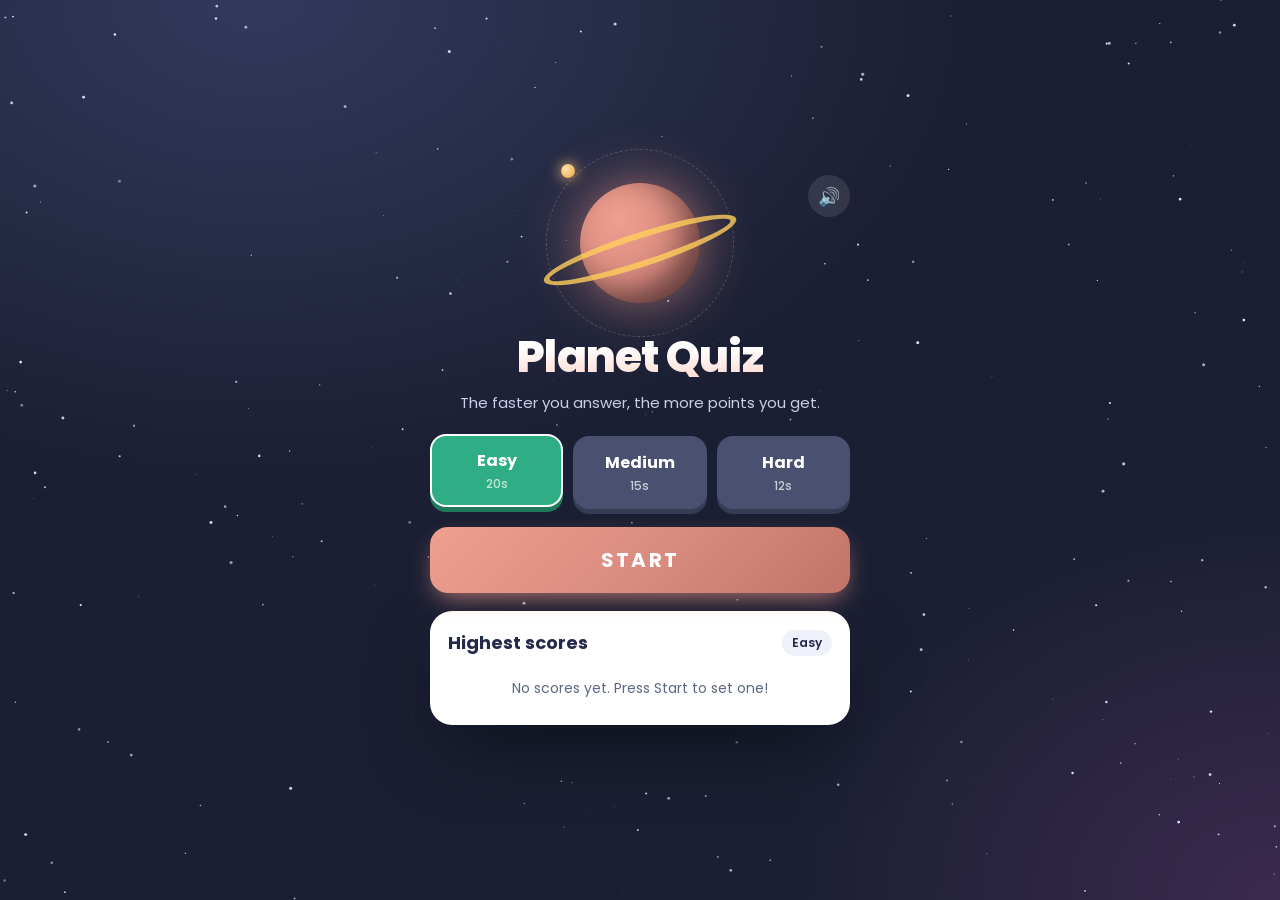
<file: index.html>
<!doctype html>
<html lang="en">
<head>
  <meta charset="utf-8" />
  <meta name="viewport" content="width=device-width, initial-scale=1" />
  <title>Planet Quiz</title>
  <meta name="description" content="How well do you know the Solar System? Answer against the clock and beat your best score." />
  <link rel="preconnect" href="https://fonts.googleapis.com" />
  <link rel="preconnect" href="https://fonts.gstatic.com" crossorigin />
  <link href="https://fonts.googleapis.com/css2?family=Poppins:wght@400;500;600;700;800&display=swap" rel="stylesheet" />
  <link rel="stylesheet" href="style.css" />
</head>
<body>
  <canvas id="stars" aria-hidden="true"></canvas>
  <canvas id="confetti" aria-hidden="true"></canvas>

  <main class="stage">
    <!-- ============ HOME ============ -->
    <section id="screen-home" class="screen active">
      <div class="home">
        <button class="sound-btn" id="sound-btn" aria-label="Toggle sound" aria-pressed="true">🔊</button>
        <div class="logo-planet" aria-hidden="true"><div class="logo-orbit"><span class="moon"></span></div></div>
        <h1 class="logo">Planet Quiz</h1>
        <p class="tagline">The faster you answer, the more points you get.</p>

        <div class="difficulty" id="difficulty" role="radiogroup" aria-label="Difficulty">
          <button class="diff" role="radio" data-diff="easy" id="diff-easy"><b>Easy</b><span>20s</span></button>
          <button class="diff" role="radio" data-diff="medium" id="diff-medium"><b>Medium</b><span>15s</span></button>
          <button class="diff" role="radio" data-diff="hard" id="diff-hard"><b>Hard</b><span>12s</span></button>
        </div>

        <button class="btn btn-play btn-start" id="btn-play"><span>Start</span></button>

        <div class="scores-panel">
          <h2>Highest scores <span class="mode-chip" id="scores-mode">Easy</span></h2>
          <ol class="score-list" id="score-list"></ol>
        </div>
      </div>
    </section>

    <!-- ============ GAME ============ -->
    <section id="screen-game" class="screen">
      <div class="hud">
        <button class="hud-btn" id="btn-quit" aria-label="Quit to menu">✕</button>
        <div class="progress"><div class="progress-fill" id="progress-fill"></div></div>
        <div class="hud-count"><span id="q-num">1</span>/<span id="q-total">10</span></div>
      </div>

      <div class="hud-row">
        <div class="score-box">
          <span class="label">Score</span>
          <span class="score" id="score">0</span>
        </div>
        <div class="timer" id="timer">
          <svg viewBox="0 0 100 100">
            <circle class="timer-track" cx="50" cy="50" r="44"/>
            <circle class="timer-ring" id="timer-ring" cx="50" cy="50" r="44"/>
          </svg>
          <span id="timer-text">15</span>
        </div>
        <div class="streak-box" id="streak-box">
          <span class="label">Streak</span>
          <span class="streak"><span id="streak">0</span>🔥</span>
        </div>
      </div>

      <div class="worth" id="worth">⚡ <b id="worth-val">1000</b> pts</div>

      <div class="planet-wrap"><div class="planet" id="planet"></div></div>

      <div class="question-card" id="question-card">
        <h2 id="question">Question</h2>
      </div>

      <div class="options" id="options"></div>

      <div class="fact" id="fact" hidden></div>

      <div class="float-layer" id="float-layer"></div>
    </section>

    <!-- ============ RESULTS ============ -->
    <section id="screen-results" class="screen">
      <article class="card results-card">
        <div class="card-art results-art">
          <span class="twinkle t1"></span><span class="twinkle t2"></span><span class="twinkle t3"></span>
          <div class="rank-emoji" id="rank-emoji">🚀</div>
          <div class="rank-title" id="rank-title">Space Cadet</div>
          <div class="rank-sub" id="rank-sub">Easy</div>
          <div class="new-best" id="new-best" hidden>NEW HIGH SCORE!</div>
        </div>
        <div class="card-body">
          <div class="final-score"><span id="final-score">0</span><small>points</small></div>
          <div class="stats">
            <div class="stat"><b id="stat-correct">0/10</b><span>Correct</span></div>
            <div class="stat"><b id="stat-streak">0</b><span>Best streak</span></div>
            <div class="stat"><b id="stat-speed">0.0s</b><span>Avg speed</span></div>
          </div>
          <div class="placed" id="placed"></div>
          <div class="actions">
            <button class="btn btn-ghost" id="btn-home">Menu</button>
            <button class="btn btn-play" id="btn-again"><span>Play again</span>
              <svg viewBox="0 0 24 24" class="ico"><path d="M4 12a8 8 0 1 0 2.4-5.7M4 4v5h5"/></svg>
            </button>
          </div>
        </div>
      </article>
    </section>
  </main>

  <script src="game.js"></script>
</body>
</html>
</file>
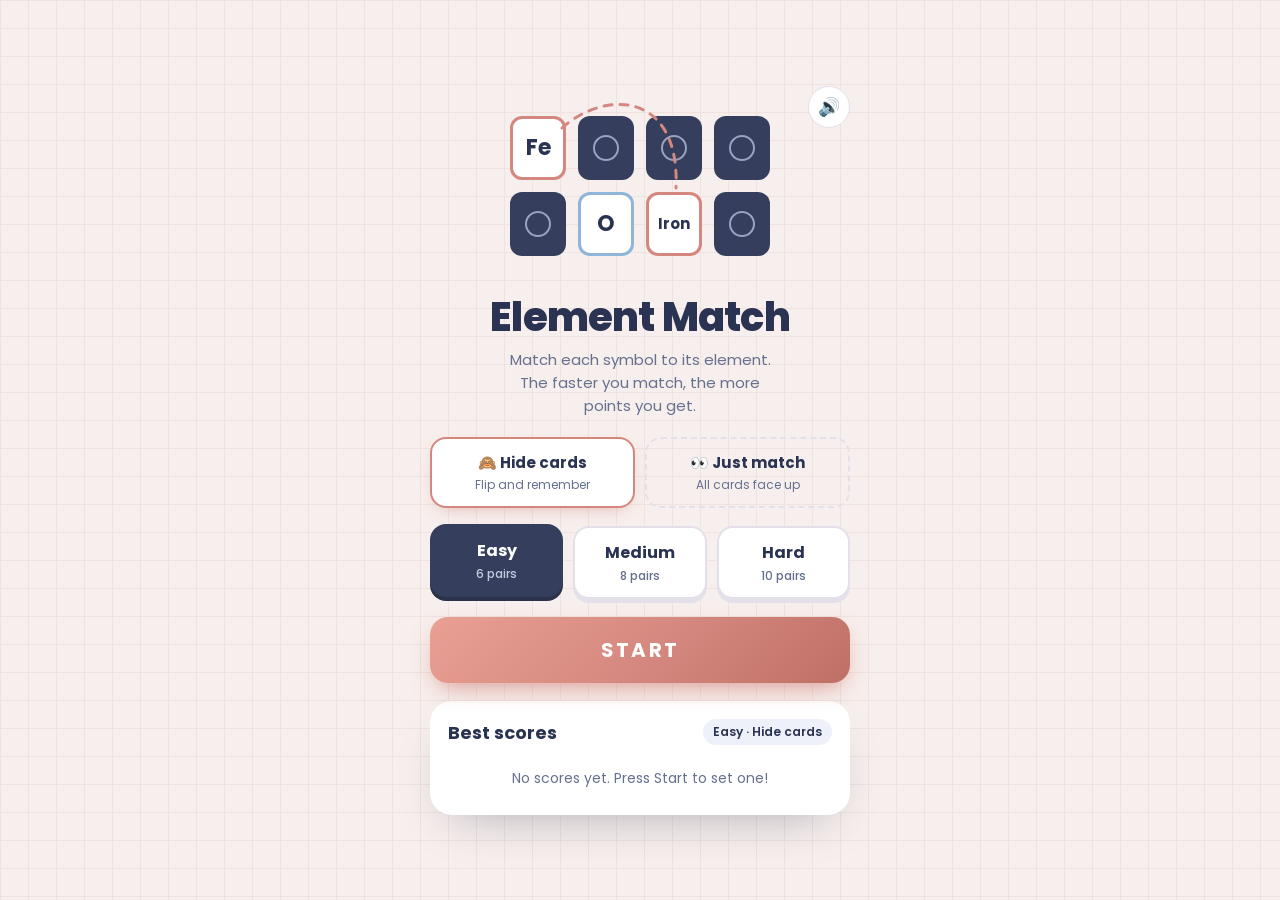
<file: element-match/index.html>
<!doctype html>
<html lang="en">
<head>
  <meta charset="utf-8" />
  <meta name="viewport" content="width=device-width, initial-scale=1" />
  <title>Element Match</title>
  <meta name="description" content="Flip the cards and match each chemical symbol with its element in as few moves as you can." />
  <link rel="preconnect" href="https://fonts.googleapis.com" />
  <link rel="preconnect" href="https://fonts.gstatic.com" crossorigin />
  <link href="https://fonts.googleapis.com/css2?family=Poppins:wght@400;500;600;700;800&display=swap" rel="stylesheet" />
  <link rel="stylesheet" href="style.css" />
</head>
<body>
  <canvas id="confetti" aria-hidden="true"></canvas>

  <main class="stage">
    <!-- ============ HOME ============ -->
    <section id="screen-home" class="screen active">
      <div class="home">
        <button class="sound-btn" id="sound-btn" aria-label="Toggle sound" aria-pressed="true">🔊</button>

        <div class="hero" aria-hidden="true">
          <svg class="hero-arc" viewBox="0 0 312 184"><path d="M78 34 C 120 -4, 196 -4, 192 94"/></svg>
          <div class="mini sym">Fe</div>
          <div class="mini back"></div>
          <div class="mini back"></div>
          <div class="mini back"></div>
          <div class="mini back"></div>
          <div class="mini flip">O</div>
          <div class="mini name">Iron</div>
          <div class="mini back"></div>
        </div>

        <h1 class="logo">Element Match</h1>
        <p class="tagline">Match each symbol to its element. The faster you match, the more points you get.</p>

        <div class="modes" id="modes" role="radiogroup" aria-label="Mode">
          <button class="mode" role="radio" data-mode="memory" id="mode-memory"><b>🙈 Hide cards</b><span>Flip and remember</span></button>
          <button class="mode" role="radio" data-mode="match" id="mode-match"><b>👀 Just match</b><span>All cards face up</span></button>
        </div>

        <div class="levels" id="levels" role="radiogroup" aria-label="Level">
          <button class="level" role="radio" data-level="easy" id="level-easy"><b>Easy</b><span>6 pairs</span></button>
          <button class="level" role="radio" data-level="medium" id="level-medium"><b>Medium</b><span>8 pairs</span></button>
          <button class="level" role="radio" data-level="hard" id="level-hard"><b>Hard</b><span>10 pairs</span></button>
        </div>

        <button class="btn btn-play btn-start" id="btn-play"><span>Start</span></button>

        <div class="scores-panel">
          <h2>Best scores <span class="mode-chip" id="scores-mode">Easy · Hide cards</span></h2>
          <ol class="score-list" id="score-list"></ol>
        </div>
      </div>
    </section>

    <!-- ============ GAME ============ -->
    <section id="screen-game" class="screen">
      <div class="hud">
        <button class="hud-btn" id="btn-quit" aria-label="Quit to menu">✕</button>
        <div class="hud-stat"><span class="label">Score</span><b id="score">0</b></div>
        <div class="hud-stat"><span class="label">Moves</span><b id="moves">0</b></div>
        <div class="hud-stat"><span class="label">Pairs</span><b><span id="pairs">0</span>/<span id="pairs-total">6</span></b></div>
      </div>
      <div class="speed" id="speed">
        <div class="speed-bar"><div class="speed-fill" id="speed-fill"></div></div>
        <div class="speed-val">⚡ <b id="worth">1000</b> pts</div>
      </div>
      <div class="banner" id="banner">Memorize!</div>
      <div class="board-wrap">
        <div class="board" id="board"></div>
        <svg class="links" id="links" aria-hidden="true"></svg>
      </div>
      <div class="fact" id="fact">Find a symbol and its matching element name.</div>
    </section>

    <!-- ============ RESULTS ============ -->
    <section id="screen-results" class="screen">
      <article class="card results-card">
        <div class="results-art">
          <div class="stars" id="stars"><span>★</span><span>★</span><span>★</span></div>
          <div class="rank-title" id="rank-title">Lab Legend</div>
          <div class="rank-sub" id="rank-sub">Easy</div>
          <div class="new-best" id="new-best" hidden>NEW BEST SCORE!</div>
        </div>
        <div class="card-body">
          <div class="final-score"><span id="final-score">0</span><small>points</small></div>
          <div class="stats">
            <div class="stat"><b id="stat-moves">0</b><span>Moves</span></div>
            <div class="stat"><b id="stat-time">0:00</b><span>Time</span></div>
            <div class="stat"><b id="stat-combo">0</b><span>Best combo</span></div>
          </div>
          <div class="placed" id="placed"></div>
          <div class="actions">
            <button class="btn btn-ghost" id="btn-home">Menu</button>
            <button class="btn btn-play" id="btn-again"><span>Play again</span></button>
          </div>
        </div>
      </article>
    </section>
  </main>

  <script src="game.js"></script>
</body>
</html>
</file>
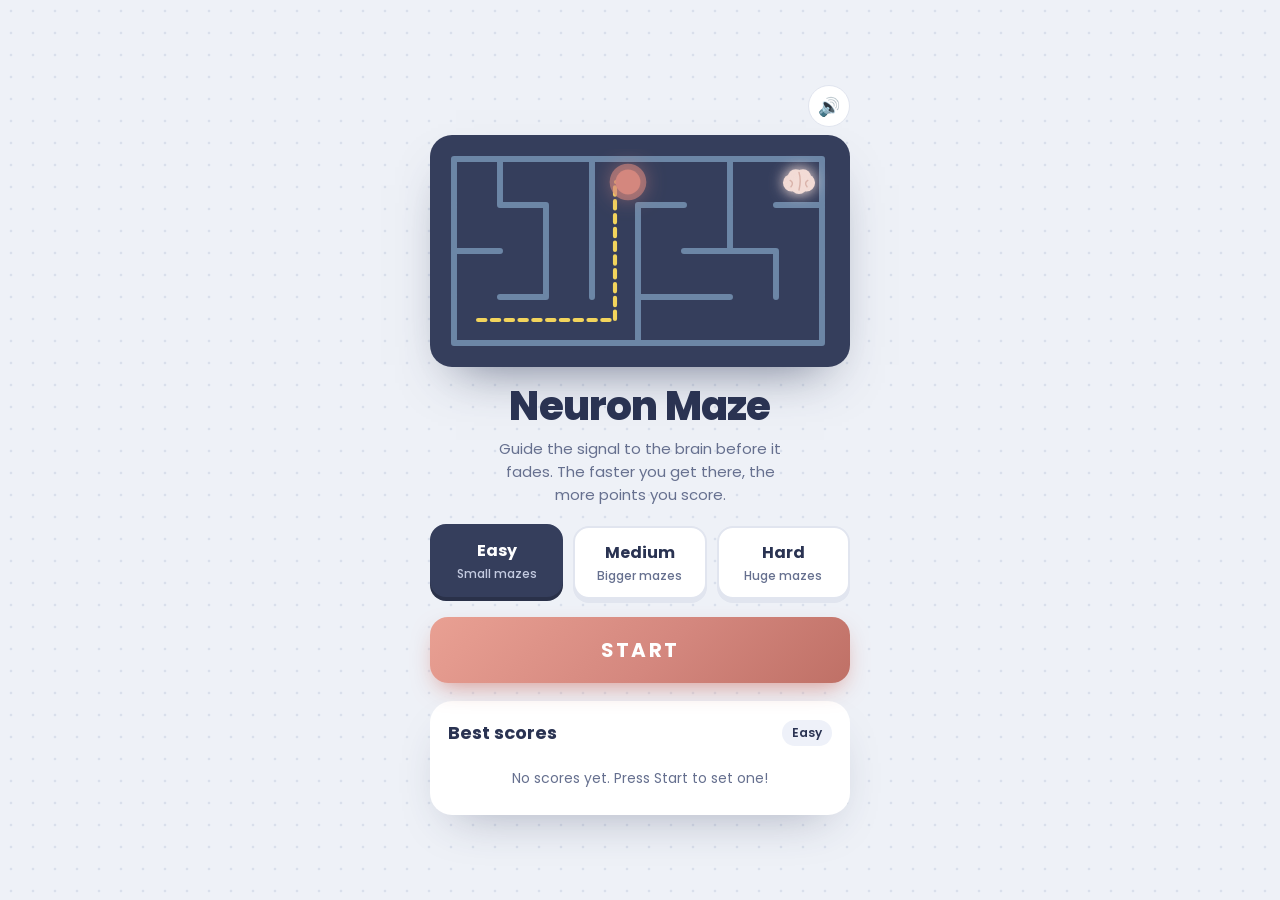
<file: neuron-maze/index.html>
<!doctype html>
<html lang="en">
<head>
  <meta charset="utf-8" />
  <meta name="viewport" content="width=device-width, initial-scale=1" />
  <title>Neuron Maze</title>
  <meta name="description" content="Guide a signal through a maze of neurons to the brain before it fades." />
  <link rel="preconnect" href="https://fonts.googleapis.com" />
  <link rel="preconnect" href="https://fonts.gstatic.com" crossorigin />
  <link href="https://fonts.googleapis.com/css2?family=Poppins:wght@400;500;600;700;800&display=swap" rel="stylesheet" />
  <link rel="stylesheet" href="style.css" />
</head>
<body>
  <canvas id="confetti" aria-hidden="true"></canvas>

  <main class="stage">
    <!-- ============ HOME ============ -->
    <section id="screen-home" class="screen active">
      <div class="home">
        <button class="sound-btn" id="sound-btn" aria-label="Toggle sound" aria-pressed="true">🔊</button>
        <div class="hero"><canvas id="hero" aria-hidden="true"></canvas></div>

        <h1 class="logo">Neuron Maze</h1>
        <p class="tagline">Guide the signal to the brain before it fades. The faster you get there, the more points you score.</p>

        <div class="levels" id="levels" role="radiogroup" aria-label="Level">
          <button class="level" role="radio" data-level="easy" id="level-easy"><b>Easy</b><span>Small mazes</span></button>
          <button class="level" role="radio" data-level="medium" id="level-medium"><b>Medium</b><span>Bigger mazes</span></button>
          <button class="level" role="radio" data-level="hard" id="level-hard"><b>Hard</b><span>Huge mazes</span></button>
        </div>

        <button class="btn btn-play btn-start" id="btn-play"><span>Start</span></button>

        <div class="scores-panel">
          <h2>Best scores <span class="mode-chip" id="scores-mode">Easy</span></h2>
          <ol class="score-list" id="score-list"></ol>
        </div>
      </div>
    </section>

    <!-- ============ GAME ============ -->
    <section id="screen-game" class="screen">
      <div class="hud">
        <button class="hud-btn" id="btn-quit" aria-label="Quit to menu">✕</button>
        <div class="hud-stat"><span class="label">Score</span><b id="score">0</b></div>
        <div class="hud-stat"><span class="label">Maze</span><b><span id="maze-num">1</span>/<span id="maze-total">3</span></b></div>
        <div class="hud-stat"><span class="label">Sparks</span><b id="sparks">0</b></div>
      </div>

      <div class="signal" id="signal">
        <span class="signal-label">Signal</span>
        <div class="signal-bar"><div class="signal-fill" id="signal-fill"></div></div>
        <div class="signal-val">⚡ <b id="worth">1000</b></div>
      </div>

      <div class="maze-wrap" id="maze-wrap">
        <canvas id="maze" aria-label="Maze. Use the arrow keys to move the signal."></canvas>
        <div class="overlay" id="overlay" hidden></div>
      </div>

      <div class="dpad" aria-label="Move">
        <button class="pad up" data-dir="N" aria-label="Up">▲</button>
        <button class="pad left" data-dir="W" aria-label="Left">◀</button>
        <button class="pad down" data-dir="S" aria-label="Down">▼</button>
        <button class="pad right" data-dir="E" aria-label="Right">▶</button>
      </div>
      <p class="hint">Arrow keys or WASD to move · Swipe on the maze to dash · Grab ✦ sparks for extra time</p>
    </section>

    <!-- ============ RESULTS ============ -->
    <section id="screen-results" class="screen">
      <article class="card">
        <div class="results-art">
          <div class="stars" id="stars"><span>★</span><span>★</span><span>★</span></div>
          <div class="rank-title" id="rank-title">Brain Boss</div>
          <div class="rank-sub" id="rank-sub">Easy</div>
          <div class="new-best" id="new-best" hidden>NEW BEST SCORE!</div>
        </div>
        <div class="card-body">
          <div class="final-score"><span id="final-score">0</span><small>points</small></div>
          <div class="stats">
            <div class="stat"><b id="stat-cleared">0/3</b><span>Mazes</span></div>
            <div class="stat"><b id="stat-sparks">0</b><span>Sparks</span></div>
            <div class="stat"><b id="stat-time">0:00</b><span>Time</span></div>
          </div>
          <div class="placed" id="placed"></div>
          <div class="actions">
            <button class="btn btn-ghost" id="btn-home">Menu</button>
            <button class="btn btn-play" id="btn-again"><span>Play again</span></button>
          </div>
        </div>
      </article>
    </section>
  </main>

  <script src="game.js"></script>
</body>
</html>
</file>
<file: style.css>
:root {
  --space: #1b1f33;
  --space-2: #262b45;
  --panel: #3a4058;
  --opt: #4a5170;
  --opt-hover: #5a6286;
  --ink: #232a4a;
  --muted: #5e6787;
  --tag: #eef1f9;
  --line: #e1e5f0;
  --coral: #d98a7f;
  --coral-2: #ef9f8f;
  --good: #4fd1a5;
  --bad: #ef6b73;
  --gold: #ffcf5c;
  --white: #ffffff;
  --radius: 22px;
}

* { box-sizing: border-box; }
[hidden] { display: none !important; }
html, body { height: 100%; }

body {
  margin: 0;
  font-family: "Poppins", system-ui, sans-serif;
  color: var(--ink);
  background: radial-gradient(1200px 800px at 20% 0%, #33395c 0%, transparent 60%),
              radial-gradient(900px 700px at 100% 100%, #3b2a4f 0%, transparent 55%),
              var(--space);
  overflow-x: hidden;
  -webkit-tap-highlight-color: transparent;
}

#stars, #confetti { position: fixed; inset: 0; width: 100%; height: 100%; pointer-events: none; }
#confetti { z-index: 50; }

.stage {
  position: relative;
  min-height: 100vh;
  display: grid;
  place-items: center;
  padding: 24px 16px;
}

.screen { display: none; width: 100%; }
.screen.active { display: block; animation: screenIn .45s cubic-bezier(.2,.9,.3,1.2); }
@keyframes screenIn { from { opacity: 0; transform: translateY(18px) scale(.98); } }

button { font: inherit; cursor: pointer; }

/* ============ CARD ============ */
.card {
  width: 100%;
  max-width: 380px;
  margin: 0 auto;
  background: var(--white);
  border-radius: var(--radius);
  overflow: hidden;
  box-shadow: 0 30px 80px -20px rgba(0,0,0,.6), 0 0 0 1px rgba(255,255,255,.05);
  transition: transform .3s;
}

.card-art {
  position: relative;
  background: linear-gradient(160deg, #424a66, var(--panel) 60%, #353a52);
  padding: 26px 22px 30px;
  overflow: hidden;
}

.twinkle {
  position: absolute; width: 4px; height: 4px; border-radius: 50%;
  background: #cfd6ff; animation: twinkle 2.4s infinite ease-in-out;
}
.t1 { top: 30px; left: 30px; }
.t2 { top: 60%; right: 24px; animation-delay: .8s; }
.t3 { bottom: 18px; left: 46%; animation-delay: 1.6s; width: 3px; height: 3px; }
@keyframes twinkle { 50% { opacity: .15; transform: scale(.4); } }


@keyframes bob { 50% { transform: translateY(-3px); } }
@keyframes spin { to { transform: rotate(360deg); } }

.card-body { padding: 22px 20px 20px; }
.card-body h1 { margin: 0 0 8px; font-size: 22px; font-weight: 700; }

.actions { display: flex; gap: 12px; justify-content: space-between; }

.btn {
  display: inline-flex; align-items: center; justify-content: center; gap: 8px;
  padding: 12px 18px; border-radius: 999px; border: 0;
  font-weight: 700; font-size: 13px; letter-spacing: .06em; text-transform: uppercase;
  transition: transform .15s, box-shadow .2s, background .2s;
}
.btn:active { transform: scale(.96); }
.btn .ico { width: 18px; height: 18px; fill: none; stroke: currentColor; stroke-width: 2; stroke-linecap: round; stroke-linejoin: round; }
.btn-ghost { background: #fff; color: var(--ink); border: 1.5px solid var(--line); }
.btn-ghost:hover { border-color: #c5cbe0; background: #f8f9fd; }
.btn-play {
  position: relative; overflow: hidden;
  color: #fff; background: linear-gradient(135deg, var(--coral-2), var(--coral) 55%, #c27367);
  box-shadow: 0 10px 24px -8px rgba(217,138,127,.9);
}
.btn-play::after {
  content: ""; position: absolute; inset: 0;
  background: linear-gradient(110deg, transparent 30%, rgba(255,255,255,.45) 50%, transparent 70%);
  transform: translateX(-120%); animation: shine 3s infinite;
}
.btn-play:hover { transform: translateY(-2px); box-shadow: 0 14px 30px -8px rgba(217,138,127,1); }
@keyframes shine { 60%, 100% { transform: translateX(120%); } }
.wide { width: 100%; }

/* ============ HOME ============ */
.home {
  position: relative; max-width: 420px; margin: 0 auto;
  display: flex; flex-direction: column; align-items: center; gap: 18px;
  color: #fff; text-align: center;
}
.sound-btn {
  position: absolute; top: 0; right: 0; width: 42px; height: 42px; border-radius: 50%;
  border: 0; background: rgba(255,255,255,.1); font-size: 18px;
}
.sound-btn:hover { background: rgba(255,255,255,.2); }
.logo-planet {
  position: relative; width: 120px; height: 120px; border-radius: 50%; margin-top: 8px;
  background: radial-gradient(circle at 32% 30%, var(--coral-2), var(--coral) 55%, #6b3a45 120%);
  box-shadow: inset -16px -12px 30px rgba(0,0,0,.4), 0 0 60px -8px var(--coral);
  animation: float 5s ease-in-out infinite;
}
.logo-planet::before {
  content: ""; position: absolute; left: -34%; right: -34%; top: 42%; height: 18%;
  border-radius: 50%; border: 6px solid rgba(255,207,92,.8); transform: rotate(-18deg);
}
.logo-orbit {
  position: absolute; inset: -34px; border: 1px dashed rgba(255,255,255,.18); border-radius: 50%;
  animation: spin 9s linear infinite;
}
.moon {
  position: absolute; width: 14px; height: 14px; border-radius: 50%; left: 14px; top: 14px;
  background: radial-gradient(circle at 35% 35%, #ffe4a8, #e7a24b); box-shadow: 0 0 14px #ffc46a;
}
.logo {
  margin: 14px 0 0; font-size: 44px; font-weight: 800; line-height: 1; letter-spacing: -.02em;
  background: linear-gradient(180deg, #fff 30%, #ffd9cf); -webkit-background-clip: text; background-clip: text; color: transparent;
}
.tagline { margin: -6px 0 4px; color: #c9cfe8; font-size: 15px; }

.difficulty { display: grid; grid-template-columns: repeat(3, 1fr); gap: 10px; width: 100%; }
.diff {
  display: flex; flex-direction: column; align-items: center; gap: 2px;
  padding: 12px 6px; border-radius: 16px; border: 2px solid transparent;
  background: var(--opt); color: #fff; box-shadow: 0 5px 0 #353b55;
  transition: transform .12s, background .2s, border-color .2s;
}
.diff b { font-size: 16px; }
.diff span { font-size: 12px; opacity: .7; font-weight: 500; }
.diff:hover { transform: translateY(-2px); }
.diff[aria-checked="true"] { border-color: #fff; transform: translateY(-2px); }
.diff[data-diff="easy"][aria-checked="true"] { background: #2fae85; box-shadow: 0 5px 0 #1f7a5c; }
.diff[data-diff="medium"][aria-checked="true"] { background: #e3a23a; box-shadow: 0 5px 0 #a6731f; }
.diff[data-diff="hard"][aria-checked="true"] { background: var(--bad); box-shadow: 0 5px 0 #a8424a; }

.btn-start { width: 100%; padding: 18px; font-size: 20px; letter-spacing: .12em; border-radius: 18px; }

.scores-panel {
  width: 100%; background: #fff; color: var(--ink); border-radius: var(--radius);
  padding: 18px 18px 14px; text-align: left; box-shadow: 0 30px 80px -20px rgba(0,0,0,.6);
}
.scores-panel h2 { margin: 0 0 10px; font-size: 18px; display: flex; align-items: center; justify-content: space-between; }
.mode-chip { background: var(--tag); font-size: 12px; padding: 4px 10px; border-radius: 99px; font-weight: 600; }
.score-list { list-style: none; margin: 0; padding: 0; display: grid; gap: 6px; counter-reset: s; }
.score-list li {
  counter-increment: s; display: grid; grid-template-columns: 30px 1fr auto; align-items: center; gap: 10px;
  padding: 8px 10px; border-radius: 12px; background: var(--tag); font-variant-numeric: tabular-nums;
}
.score-list li::before {
  content: counter(s); width: 26px; height: 26px; border-radius: 50%; display: grid; place-items: center;
  background: #dfe3ef; font-weight: 800; font-size: 13px;
}
.score-list li:nth-child(1)::before { background: var(--gold); }
.score-list li:nth-child(2)::before { background: #d7dbe6; }
.score-list li:nth-child(3)::before { background: #e8b68d; }
.score-list li.fresh { background: #ffe9e4; outline: 2px solid var(--coral); }
.score-list .pts { font-weight: 800; font-size: 16px; }
.score-list .meta { font-size: 12px; color: var(--muted); }
.score-list .empty { display: block; text-align: center; color: var(--muted); font-size: 14px; background: none; padding: 12px; }
.score-list .empty::before { display: none; }

.worth {
  text-align: center; margin: 8px 0 -4px; font-size: 14px; color: #c9cfe8; font-variant-numeric: tabular-nums;
}
.worth b { color: var(--gold); font-size: 18px; }
.rank-sub { margin-top: 4px; font-size: 13px; opacity: .7; text-transform: uppercase; letter-spacing: .14em; font-weight: 600; }
.placed { text-align: center; font-weight: 700; color: var(--coral); margin: -6px 0 16px; min-height: 1em; }

/* ============ GAME ============ */
#screen-game { max-width: 520px; margin: 0 auto; color: #fff; position: relative; }

.hud { display: flex; align-items: center; gap: 12px; margin-bottom: 18px; }
.hud-btn {
  width: 38px; height: 38px; flex: none; border-radius: 50%;
  border: 0; background: rgba(255,255,255,.1); color: #fff; font-size: 15px;
}
.hud-btn:hover { background: rgba(255,255,255,.2); }
.progress { flex: 1; height: 10px; background: rgba(255,255,255,.12); border-radius: 99px; overflow: hidden; }
.progress-fill {
  height: 100%; width: 0; border-radius: 99px;
  background: linear-gradient(90deg, var(--coral), var(--gold));
  transition: width .5s cubic-bezier(.2,.9,.3,1);
}
.hud-count { font-weight: 700; font-size: 15px; min-width: 44px; text-align: right; opacity: .9; }

.hud-row { display: grid; grid-template-columns: 1fr auto 1fr; align-items: center; gap: 12px; }
.score-box, .streak-box { display: flex; flex-direction: column; }
.streak-box { align-items: flex-end; }
.label { font-size: 11px; letter-spacing: .14em; text-transform: uppercase; opacity: .6; font-weight: 600; }
.score, .streak { font-size: 28px; font-variant-numeric: tabular-nums; font-weight: 800; line-height: 1.1; }
.score.bump, .streak.bump { animation: bump .4s; }
@keyframes bump { 40% { transform: scale(1.3); color: var(--gold); } }
.streak-box.hot .streak { color: var(--gold); text-shadow: 0 0 18px rgba(255,180,60,.8); }

.timer { position: relative; width: 76px; height: 76px; display: grid; place-items: center; }
.timer svg { position: absolute; inset: 0; transform: rotate(-90deg); }
.timer circle { fill: none; stroke-width: 8; }
.timer-track { stroke: rgba(255,255,255,.12); }
.timer-ring { stroke: var(--good); stroke-linecap: round; stroke-dasharray: 276.46; transition: stroke .3s; }
.timer.warn .timer-ring { stroke: var(--gold); }
.timer.danger .timer-ring { stroke: var(--bad); }
.timer.danger { animation: shake .5s infinite; }
#timer-text { font-size: 24px; font-weight: 800; }
@keyframes shake { 25% { transform: translateX(-2px); } 75% { transform: translateX(2px); } }

.planet-wrap { display: grid; place-items: center; height: 130px; margin: 6px 0 -26px; position: relative; z-index: 0; }
.planet {
  --c1: #f4c27a; --c2: #c9733b;
  width: 110px; height: 110px; border-radius: 50%; position: relative;
  background: radial-gradient(circle at 32% 30%, var(--c1), var(--c2) 70%, #000 140%);
  box-shadow: inset -14px -10px 30px rgba(0,0,0,.45), 0 0 50px -6px var(--c1);
  animation: float 5s ease-in-out infinite;
  transition: background .5s, box-shadow .5s;
}
.planet.ringed::before {
  content: ""; position: absolute; left: -32%; right: -32%; top: 40%; height: 20%;
  border-radius: 50%; border: 6px solid rgba(240,220,170,.75); transform: rotate(-16deg);
  box-shadow: 0 0 0 3px rgba(240,220,170,.25);
}
.planet.pop { animation: planetPop .6s cubic-bezier(.2,1.6,.4,1), float 5s ease-in-out .6s infinite; }
@keyframes float { 50% { transform: translateY(-8px) rotate(4deg); } }
@keyframes planetPop { from { transform: scale(0) rotate(-90deg); } }

.question-card {
  position: relative; z-index: 1;
  background: #fff; color: var(--ink); border-radius: 18px;
  padding: 22px 20px; text-align: center; margin-bottom: 16px;
  box-shadow: 0 20px 40px -18px rgba(0,0,0,.6);
}
.question-card h2 { margin: 0; font-size: 21px; line-height: 1.35; font-weight: 700; }
.question-card.enter { animation: qIn .45s cubic-bezier(.2,1.3,.4,1); }
@keyframes qIn { from { opacity: 0; transform: translateY(14px) scale(.95); } }

.options { display: grid; grid-template-columns: 1fr 1fr; gap: 12px; }
.opt {
  position: relative;
  background: var(--opt); color: #fff; border: 0;
  border-radius: 14px; padding: 16px 12px; min-height: 64px;
  font-weight: 600; font-size: 16px;
  box-shadow: 0 5px 0 #353b55;
  transition: transform .12s, background .2s, box-shadow .12s;
  animation: optIn .4s backwards cubic-bezier(.2,1.3,.4,1);
}
.opt:nth-child(2) { animation-delay: .05s; }
.opt:nth-child(3) { animation-delay: .1s; }
.opt:nth-child(4) { animation-delay: .15s; }
@keyframes optIn { from { opacity: 0; transform: translateY(16px); } }
.opt:hover:not(:disabled) { background: var(--opt-hover); transform: translateY(-2px); box-shadow: 0 7px 0 #353b55; }
.opt:active:not(:disabled) { transform: translateY(3px); box-shadow: 0 2px 0 #353b55; }
.opt .key {
  position: absolute; left: 10px; top: 8px; font-size: 11px; opacity: .45; font-weight: 700;
}
.opt:disabled { cursor: default; }
.opt.correct { background: var(--coral); box-shadow: 0 5px 0 #a8645b; animation: correctPop .5s; }
.opt.correct::after {
  content: "✓"; position: absolute; right: -6px; top: -10px;
  width: 28px; height: 28px; border-radius: 50%; display: grid; place-items: center;
  background: #fff; color: var(--coral); font-weight: 800; font-size: 16px;
  box-shadow: 0 4px 10px rgba(0,0,0,.25);
  animation: tick .4s cubic-bezier(.2,1.8,.4,1);
}
.opt.wrong { background: var(--bad); box-shadow: 0 5px 0 #a8424a; animation: wobble .45s; }
.opt.dim { opacity: .4; }
@keyframes correctPop { 40% { transform: scale(1.07); } }
@keyframes tick { from { transform: scale(0) rotate(-90deg); } }
@keyframes wobble { 20%, 60% { transform: translateX(-6px); } 40%, 80% { transform: translateX(6px); } }

.fact {
  margin-top: 16px; padding: 12px 16px; border-radius: 14px;
  background: rgba(255,255,255,.08); border: 1px solid rgba(255,255,255,.12);
  font-size: 14px; line-height: 1.5; color: #dfe3f5;
  animation: qIn .35s;
}
.fact b { color: var(--gold); }

.float-layer { position: absolute; inset: 0; z-index: 5; pointer-events: none; overflow: visible; }
.floater {
  position: absolute; font-weight: 800; font-size: 26px; white-space: nowrap;
  color: var(--gold); text-shadow: 0 2px 12px rgba(0,0,0,.5);
  animation: floatUp 1.1s ease-out forwards; transform: translate(-50%, 0);
}
.floater.small { font-size: 15px; color: #fff; }
@keyframes floatUp { to { opacity: 0; transform: translate(-50%, -70px) scale(1.15); } }

body.flash-good::after, body.flash-bad::after {
  content: ""; position: fixed; inset: 0; pointer-events: none; z-index: 40;
  animation: flash .5s forwards;
}
body.flash-good::after { box-shadow: inset 0 0 120px rgba(79,209,165,.55); }
body.flash-bad::after { box-shadow: inset 0 0 120px rgba(239,107,115,.6); }
@keyframes flash { to { opacity: 0; } }
.shake-screen { animation: shake .35s 2; }

/* ============ RESULTS ============ */
.results-art { text-align: center; padding: 34px 20px 30px; color: #fff; }
.rank-emoji { font-size: 64px; line-height: 1; animation: rankIn .8s cubic-bezier(.2,1.6,.4,1), bob 3s 1s ease-in-out infinite; }
.rank-title { margin-top: 10px; font-weight: 800; font-size: 24px; }
@keyframes rankIn { from { transform: scale(0) rotate(-180deg); } }
.new-best {
  display: inline-block; margin-top: 12px; padding: 5px 14px; border-radius: 99px;
  background: var(--gold); color: #4a3200; font-weight: 800; font-size: 12px; letter-spacing: .1em;
  animation: pulseGold 1.2s infinite;
}
@keyframes pulseGold { 50% { transform: scale(1.08); box-shadow: 0 0 24px rgba(255,207,92,.8); } }

.final-score { text-align: center; margin-bottom: 18px; }
.final-score span { display: block; font-size: 52px; font-weight: 800; line-height: 1; color: var(--ink); }
.final-score small { color: var(--muted); font-size: 13px; text-transform: uppercase; letter-spacing: .14em; font-weight: 600; }

.stats { display: grid; grid-template-columns: repeat(3, 1fr); gap: 8px; margin-bottom: 20px; }
.stat { background: var(--tag); border-radius: 14px; padding: 12px 6px; text-align: center; }
.stat b { display: block; font-size: 18px; }
.stat span { font-size: 11.5px; color: var(--muted); font-weight: 500; }

@media (max-width: 420px) {
  .question-card h2 { font-size: 18px; }
  .opt { font-size: 15px; min-height: 58px; }
  .score, .streak { font-size: 24px; }
}

@media (prefers-reduced-motion: reduce) {
  *, *::before, *::after { animation-duration: .01ms !important; animation-iteration-count: 1 !important; transition: none !important; }
}
</file>
<file: element-match/style.css>
/* Lab bench: blush graph-paper ground, navy card backs, coral for matches, blue for flipped. */
:root {
  color-scheme: light;
  --bg: #f7efed;
  --grid: #efe2df;
  --ink: #2a3352;
  --muted: #66708f;
  --navy: #353e5c;
  --navy-2: #2a3149;
  --coral: #d4877e;
  --coral-2: #e9a093;
  --blue: #8fb6d8;
  --tag: #eef1f9;
  --line: #e3e0ea;
  --white: #ffffff;
  --bad: #e5626c;
  --gold: #f2b84b;
  --radius: 22px;
  --font: "Poppins", system-ui, sans-serif;
}

* { box-sizing: border-box; }
[hidden] { display: none !important; }
html, body { height: 100%; }
body {
  margin: 0;
  font-family: var(--font);
  color: var(--ink);
  background-color: var(--bg);
  background-image:
    linear-gradient(var(--grid) 1px, transparent 1px),
    linear-gradient(90deg, var(--grid) 1px, transparent 1px);
  background-size: 28px 28px;
  -webkit-tap-highlight-color: transparent;
  overflow-x: hidden;
}
#confetti { position: fixed; inset: 0; width: 100%; height: 100%; pointer-events: none; z-index: 50; }

.stage { min-height: 100%; display: grid; place-items: center; padding: 24px 16px; }
.screen { display: none; width: 100%; }
.screen.active { display: block; animation: screenIn .45s cubic-bezier(.2,.9,.3,1.2); }
@keyframes screenIn { from { opacity: 0; transform: translateY(18px) scale(.98); } }

button { font: inherit; cursor: pointer; color: inherit; }
button:focus-visible { outline: 3px solid var(--blue); outline-offset: 2px; }

/* ============ BUTTONS ============ */
.btn {
  display: inline-flex; align-items: center; justify-content: center; gap: 8px;
  padding: 12px 18px; border-radius: 999px; border: 0;
  font-weight: 700; font-size: 13px; letter-spacing: .06em; text-transform: uppercase;
  transition: transform .15s, box-shadow .2s, background .2s;
}
.btn:active { transform: scale(.96); }
.btn-ghost { background: var(--white); color: var(--ink); border: 1.5px solid var(--line); }
.btn-ghost:hover { background: #f8f9fd; }
.btn-play {
  position: relative; overflow: hidden; color: var(--white);
  background: linear-gradient(135deg, var(--coral-2), var(--coral) 55%, #bf7066);
  box-shadow: 0 10px 24px -8px rgba(212,135,126,.9);
}
.btn-play::after {
  content: ""; position: absolute; inset: 0;
  background: linear-gradient(110deg, transparent 30%, rgba(255,255,255,.45) 50%, transparent 70%);
  transform: translateX(-120%); animation: shine 3s infinite;
}
.btn-play:hover { transform: translateY(-2px); }
@keyframes shine { 60%, 100% { transform: translateX(120%); } }

/* ============ HOME ============ */
.home {
  position: relative; max-width: 420px; margin: 0 auto;
  display: flex; flex-direction: column; align-items: center; gap: 18px; text-align: center;
}
.sound-btn {
  position: absolute; top: 0; right: 0; z-index: 2; width: 42px; height: 42px; border-radius: 50%;
  border: 1.5px solid var(--line); background: var(--white); font-size: 18px;
}

.hero {
  position: relative; display: grid; grid-template-columns: repeat(4, 56px); gap: 12px;
  padding: 22px 26px; margin-top: 8px;
}
.mini {
  height: 64px; border-radius: 12px; display: grid; place-items: center;
  font-weight: 700; font-size: 22px; background: var(--white);
  animation: miniIn .5s backwards cubic-bezier(.2,1.4,.4,1);
}
.mini.back { background: var(--navy); position: relative; }
.mini.back::after {
  content: ""; width: 22px; height: 22px; border-radius: 50%; border: 2.5px solid #9aa3bd;
}
.mini.sym { border: 3px solid var(--coral); color: var(--ink); animation: miniIn .5s backwards, wiggle 3s 1s infinite; }
.mini.name { border: 3px solid var(--coral); font-size: 15px; animation: miniIn .5s backwards, wiggle 3s 1.15s infinite; }
.mini.flip { border: 3px solid var(--blue); animation: miniIn .5s backwards, flipLoop 4s 1s infinite; }
@keyframes miniIn { from { opacity: 0; transform: translateY(14px) scale(.8); } }
@keyframes wiggle { 0%, 80%, 100% { transform: none; } 85% { transform: rotate(-5deg) scale(1.05); } 92% { transform: rotate(4deg) scale(1.05); } }
@keyframes flipLoop { 0%, 40% { transform: rotateY(0); } 50%, 90% { transform: rotateY(360deg); } 100% { transform: rotateY(360deg); } }
.hero-arc { position: absolute; inset: 0; width: 100%; height: 100%; overflow: visible; z-index: 1; pointer-events: none; }
.hero-arc path {
  fill: none; stroke: var(--coral); stroke-width: 3; stroke-dasharray: 8 8; stroke-linecap: round;
  animation: march 1s linear infinite;
}
@keyframes march { to { stroke-dashoffset: -16; } }

.logo { margin: 0; font-size: 40px; font-weight: 800; line-height: 1.05; letter-spacing: -.02em; text-wrap: balance; }
.tagline { margin: -8px 0 2px; color: var(--muted); font-size: 15px; max-width: 32ch; }

.modes { display: grid; grid-template-columns: 1fr 1fr; gap: 10px; width: 100%; }
.mode {
  display: flex; flex-direction: column; align-items: center; gap: 2px;
  padding: 12px 8px; border-radius: 16px; border: 2px dashed var(--line); background: transparent;
  transition: background .2s, border-color .2s, transform .12s;
}
.mode b { font-size: 15px; }
.mode span { font-size: 12px; color: var(--muted); }
.mode:hover { transform: translateY(-2px); }
.mode[aria-checked="true"] { background: var(--white); border: 2px solid var(--coral); box-shadow: 0 6px 18px -10px rgba(212,135,126,.9); }

.levels { display: grid; grid-template-columns: repeat(3, 1fr); gap: 10px; width: 100%; }
.level {
  display: flex; flex-direction: column; align-items: center; gap: 2px;
  padding: 12px 6px; border-radius: 16px; border: 2px solid var(--line);
  background: var(--white); box-shadow: 0 4px 0 var(--line);
  transition: transform .12s, background .2s, border-color .2s, color .2s;
}
.level b { font-size: 16px; }
.level span { font-size: 12px; color: var(--muted); font-weight: 500; }
.level:hover { transform: translateY(-2px); }
.level[aria-checked="true"] { background: var(--navy); border-color: var(--navy); color: var(--white); box-shadow: 0 4px 0 var(--navy-2); transform: translateY(-2px); }
.level[aria-checked="true"] span { color: #c3cae0; }

.btn-start { width: 100%; padding: 18px; font-size: 20px; letter-spacing: .12em; border-radius: 18px; }

.scores-panel {
  width: 100%; background: var(--white); border-radius: var(--radius);
  padding: 18px 18px 14px; text-align: left; box-shadow: 0 20px 50px -24px rgba(42,51,82,.4);
}
.scores-panel h2 { margin: 0 0 10px; font-size: 18px; display: flex; align-items: center; justify-content: space-between; }
.mode-chip { background: var(--tag); font-size: 12px; padding: 4px 10px; border-radius: 99px; font-weight: 600; }
.score-list { list-style: none; margin: 0; padding: 0; display: grid; gap: 6px; counter-reset: s; }
.score-list li {
  counter-increment: s; display: grid; grid-template-columns: 30px 1fr auto; align-items: center; gap: 10px;
  padding: 8px 10px; border-radius: 12px; background: var(--tag); font-variant-numeric: tabular-nums;
}
.score-list li::before {
  content: counter(s); width: 26px; height: 26px; border-radius: 50%; display: grid; place-items: center;
  background: #dfe3ef; font-weight: 800; font-size: 13px;
}
.score-list li:nth-child(1)::before { background: var(--gold); }
.score-list li:nth-child(3)::before { background: #e8b68d; }
.score-list li.fresh { background: #fbe8e4; outline: 2px solid var(--coral); }
.score-list .pts { font-weight: 800; font-size: 16px; }
.score-list .meta { font-size: 12px; color: var(--muted); }
.score-list .empty { display: block; text-align: center; color: var(--muted); font-size: 14px; background: none; padding: 12px; }
.score-list .empty::before { display: none; }

/* ============ GAME ============ */
#screen-game { max-width: 560px; margin: 0 auto; }
.hud {
  display: grid; grid-template-columns: auto 1fr 1fr 1fr; gap: 10px; align-items: center;
  background: var(--white); border-radius: 18px; padding: 10px 14px; margin-bottom: 14px;
  box-shadow: 0 14px 30px -20px rgba(42,51,82,.5);
}
.hud-btn { width: 38px; height: 38px; border-radius: 50%; border: 0; background: var(--tag); font-size: 15px; }
.hud-btn:hover { background: #e2e6f2; }
.hud-stat { display: flex; flex-direction: column; align-items: center; }
.hud-stat b { font-size: 20px; font-variant-numeric: tabular-nums; line-height: 1.2; }
.hud-stat b.bump { animation: bump .35s; }
.label { font-size: 10.5px; letter-spacing: .14em; text-transform: uppercase; color: var(--muted); font-weight: 600; }
@keyframes bump { 40% { transform: scale(1.3); color: var(--coral); } }

.speed { display: flex; align-items: center; gap: 12px; margin: -4px 4px 10px; }
.speed-bar { flex: 1; height: 10px; border-radius: 99px; background: var(--white); border: 1.5px solid var(--line); overflow: hidden; }
.speed-fill { height: 100%; width: 100%; border-radius: 99px; background: linear-gradient(90deg, var(--coral), var(--gold)); }
.speed.slow .speed-fill { background: var(--blue); }
.speed-val { font-size: 14px; color: var(--muted); min-width: 92px; text-align: right; font-variant-numeric: tabular-nums; }
.speed-val b { color: var(--coral); font-size: 18px; }
.speed.slow .speed-val b { color: var(--muted); }
.speed.paused { opacity: .45; }

.floater {
  position: absolute; z-index: 6; transform: translate(-50%, -50%); pointer-events: none; white-space: nowrap;
  font-weight: 800; font-size: 24px; color: var(--coral); text-shadow: 0 2px 0 var(--white), 0 0 12px var(--white);
  animation: floatUp 1s ease-out forwards;
}
@keyframes floatUp { to { opacity: 0; transform: translate(-50%, -110%) scale(1.15); } }

.banner {
  text-align: center; font-weight: 800; font-size: 18px; min-height: 28px; margin-bottom: 10px; color: var(--navy);
}
.banner.pop { animation: bannerPop .5s cubic-bezier(.2,1.6,.4,1); }
.banner.combo { color: var(--coral); }
@keyframes bannerPop { from { transform: scale(.4); opacity: 0; } }

.board-wrap { position: relative; }
.board { display: grid; grid-template-columns: repeat(var(--cols, 4), 1fr); gap: 10px; perspective: 900px; }
.links { position: absolute; inset: 0; width: 100%; height: 100%; pointer-events: none; overflow: visible; z-index: 3; }
.links path {
  fill: none; stroke: var(--coral); stroke-width: 3; stroke-dasharray: 8 8; stroke-linecap: round;
  animation: march 1s linear infinite, linkFade 1.4s forwards;
}
@keyframes linkFade { 0% { opacity: 0; } 15%, 70% { opacity: 1; } 100% { opacity: 0; } }

.tile {
  position: relative; aspect-ratio: 4 / 5; max-width: 100%; border: 0; padding: 0; background: none;
  animation: dealIn .45s backwards cubic-bezier(.2,1.3,.4,1);
}
@keyframes dealIn { from { opacity: 0; transform: translateY(-30px) rotate(-8deg) scale(.6); } }
.tile-inner {
  position: absolute; inset: 0; transform-style: preserve-3d;
  transition: transform .45s cubic-bezier(.3,1.4,.5,1);
}
.tile.up .tile-inner, .tile.matched .tile-inner { transform: rotateY(180deg); }
.face {
  position: absolute; inset: 0; border-radius: 14px; backface-visibility: hidden; -webkit-backface-visibility: hidden;
  display: grid; place-items: center;
}
.face.back { background: var(--navy); box-shadow: 0 5px 0 var(--navy-2); transition: background .2s; }
.face.back::after {
  content: ""; width: 34%; aspect-ratio: 1; border-radius: 50%; border: 3px solid #9aa3bd;
}
.tile:not(.up):not(.matched):hover .face.back { background: #414b6d; }
.tile:not(.up):not(.matched):hover .tile-inner { transform: translateY(-3px); }
.face.front {
  transform: rotateY(180deg); background: var(--white); border: 3px solid var(--blue);
  box-shadow: 0 5px 0 #d7e3ef; padding: 6px; text-align: center;
}
.front .sym { font-weight: 800; font-size: clamp(22px, 7vw, 36px); line-height: 1; }
.front .num { position: absolute; top: 6px; left: 8px; font-size: 11px; font-weight: 600; color: var(--muted); font-variant-numeric: tabular-nums; }
.front .nm { font-weight: 700; font-size: clamp(11px, 3.3vw, 15px); line-height: 1.15; hyphens: auto; }
.front .nm.long { font-size: clamp(9.5px, 2.7vw, 13px); }
.front .cat { position: absolute; bottom: 6px; left: 0; right: 0; white-space: nowrap; font-size: clamp(7px, 2vw, 9px); letter-spacing: .08em; text-transform: uppercase; color: var(--muted); font-weight: 600; }
.tile.matched .face.front { border-color: var(--coral); box-shadow: 0 5px 0 #f0cfc9; animation: matchPop .5s .1s; }
.tile.matched .face.front::after {
  content: "✓"; position: absolute; top: -9px; right: -9px; width: 24px; height: 24px; border-radius: 50%;
  background: var(--coral); color: var(--white); font-size: 13px; font-weight: 800; display: grid; place-items: center;
  animation: tick .4s .15s backwards cubic-bezier(.2,1.8,.4,1);
}
.tile.wrong .face.front { border-color: var(--bad); animation: wobble .45s; }
.tile:disabled { cursor: default; }
.tile.picked .face.front { border-color: var(--navy); box-shadow: 0 5px 0 var(--navy-2); transform: rotateY(180deg) translateY(-4px); }
@keyframes matchPop { 40% { transform: rotateY(180deg) scale(1.1); } }
@keyframes tick { from { transform: scale(0) rotate(-90deg); } }
@keyframes wobble { 20%, 60% { transform: rotateY(180deg) translateX(-5px); } 40%, 80% { transform: rotateY(180deg) translateX(5px); } }

.fact {
  margin-top: 16px; padding: 12px 16px; border-radius: 14px; min-height: 48px;
  background: var(--white); border: 1.5px solid var(--line);
  font-size: 14px; line-height: 1.5; color: var(--muted); text-align: center;
}
.fact b { color: var(--ink); }
.fact.pop { animation: factIn .35s; }
@keyframes factIn { from { opacity: 0; transform: translateY(8px); } }

/* ============ RESULTS ============ */
.card {
  width: 100%; max-width: 380px; margin: 0 auto; background: var(--white);
  border-radius: var(--radius); overflow: hidden; box-shadow: 0 30px 70px -30px rgba(42,51,82,.55);
}
.results-art { background: #f3e5e2; text-align: center; padding: 30px 20px 26px; }
.stars { display: flex; justify-content: center; gap: 6px; font-size: 52px; line-height: 1; }
.stars span { color: #e3d3cf; }
.stars span.on { color: var(--gold); text-shadow: 0 4px 0 #c99632; animation: starIn .6s backwards cubic-bezier(.2,1.8,.4,1); }
.stars span.on:nth-child(2) { animation-delay: .2s; font-size: 64px; }
.stars span.on:nth-child(3) { animation-delay: .4s; }
.stars span:nth-child(2) { font-size: 64px; margin-top: -10px; }
@keyframes starIn { from { transform: scale(0) rotate(-120deg); } }
.rank-title { margin-top: 10px; font-weight: 800; font-size: 24px; }
.rank-sub { margin-top: 2px; font-size: 12px; color: var(--muted); text-transform: uppercase; letter-spacing: .14em; font-weight: 600; }
.new-best {
  display: inline-block; margin-top: 12px; padding: 5px 14px; border-radius: 99px;
  background: var(--gold); color: #4a3200; font-weight: 800; font-size: 12px; letter-spacing: .1em;
  animation: pulseGold 1.2s infinite;
}
@keyframes pulseGold { 50% { transform: scale(1.08); } }
.card-body { padding: 20px; }
.final-score { text-align: center; margin-bottom: 16px; }
.final-score span { display: block; font-size: 48px; font-weight: 800; line-height: 1; font-variant-numeric: tabular-nums; }
.final-score small { color: var(--muted); font-size: 12px; text-transform: uppercase; letter-spacing: .14em; font-weight: 600; }
.stats { display: grid; grid-template-columns: repeat(3, 1fr); gap: 8px; margin-bottom: 14px; }
.stat { background: var(--tag); border-radius: 14px; padding: 12px 6px; text-align: center; }
.stat b { display: block; font-size: 20px; font-variant-numeric: tabular-nums; }
.stat span { font-size: 11.5px; color: var(--muted); font-weight: 500; }
.placed { text-align: center; font-weight: 700; color: var(--coral); margin-bottom: 14px; min-height: 1em; }
.actions { display: flex; gap: 12px; justify-content: space-between; }
.actions .btn { flex: 1; }

@media (max-width: 420px) {
  .board { gap: 7px; }
  .logo { font-size: 34px; }
}

@media (prefers-reduced-motion: reduce) {
  *, *::before, *::after { animation-duration: .01ms !important; animation-iteration-count: 1 !important; transition-duration: .01ms !important; }
}
</file>
<file: neuron-maze/style.css>
/* Nerve lab: cool blue-grey ground, navy maze panel, coral signal, yellow trail, blush brain. */
:root {
  color-scheme: light;
  --bg: #eef1f7;
  --dot: #d9dfeb;
  --ink: #2a3352;
  --muted: #66708f;
  --navy: #353e5c;
  --navy-2: #2a3149;
  --wall: #6c86a6;
  --coral: #d4877e;
  --coral-2: #e9a093;
  --trail: #f2d45c;
  --brain: #f3dcd6;
  --tag: #eef1f9;
  --line: #e1e5ef;
  --white: #ffffff;
  --bad: #e5626c;
  --gold: #f2b84b;
  --radius: 22px;
  --font: "Poppins", system-ui, sans-serif;
}

* { box-sizing: border-box; }
[hidden] { display: none !important; }
html, body { height: 100%; }
body {
  margin: 0; font-family: var(--font); color: var(--ink);
  background-color: var(--bg);
  background-image: radial-gradient(var(--dot) 1.5px, transparent 1.6px);
  background-size: 22px 22px;
  -webkit-tap-highlight-color: transparent; overflow-x: hidden;
}
#confetti { position: fixed; inset: 0; width: 100%; height: 100%; pointer-events: none; z-index: 50; }

.stage { min-height: 100%; display: grid; place-items: center; padding: 24px 16px; }
.screen { display: none; width: 100%; }
.screen.active { display: block; animation: screenIn .45s cubic-bezier(.2,.9,.3,1.2); }
@keyframes screenIn { from { opacity: 0; transform: translateY(18px) scale(.98); } }

button { font: inherit; cursor: pointer; color: inherit; }
button:focus-visible { outline: 3px solid var(--wall); outline-offset: 2px; }

/* ============ BUTTONS ============ */
.btn {
  display: inline-flex; align-items: center; justify-content: center; gap: 8px;
  padding: 12px 18px; border-radius: 999px; border: 0;
  font-weight: 700; font-size: 13px; letter-spacing: .06em; text-transform: uppercase;
  transition: transform .15s, box-shadow .2s, background .2s;
}
.btn:active { transform: scale(.96); }
.btn-ghost { background: var(--white); color: var(--ink); border: 1.5px solid var(--line); }
.btn-ghost:hover { background: #f8f9fd; }
.btn-play {
  position: relative; overflow: hidden; color: var(--white);
  background: linear-gradient(135deg, var(--coral-2), var(--coral) 55%, #bf7066);
  box-shadow: 0 10px 24px -8px rgba(212,135,126,.9);
}
.btn-play::after {
  content: ""; position: absolute; inset: 0;
  background: linear-gradient(110deg, transparent 30%, rgba(255,255,255,.45) 50%, transparent 70%);
  transform: translateX(-120%); animation: shine 3s infinite;
}
.btn-play:hover { transform: translateY(-2px); }
@keyframes shine { 60%, 100% { transform: translateX(120%); } }

/* ============ HOME ============ */
.home {
  position: relative; max-width: 420px; margin: 0 auto;
  display: flex; flex-direction: column; align-items: center; gap: 18px; text-align: center;
}
.sound-btn {
  position: absolute; top: 0; right: 0; z-index: 2; width: 42px; height: 42px; border-radius: 50%;
  border: 1.5px solid var(--line); background: var(--white); font-size: 18px;
}

.hero {
  width: 100%; background: var(--navy); border-radius: var(--radius); padding: 14px; margin-top: 50px;
  box-shadow: 0 24px 50px -26px rgba(42,51,82,.7);
}
.hero canvas { display: block; width: 100%; height: auto; }
.logo { margin: 0; font-size: 40px; font-weight: 800; line-height: 1.05; letter-spacing: -.02em; text-wrap: balance; }
.tagline { margin: -8px 0 2px; color: var(--muted); font-size: 15px; max-width: 32ch; }

.levels { display: grid; grid-template-columns: repeat(3, 1fr); gap: 10px; width: 100%; }
.level {
  display: flex; flex-direction: column; align-items: center; gap: 2px;
  padding: 12px 6px; border-radius: 16px; border: 2px solid var(--line);
  background: var(--white); box-shadow: 0 4px 0 var(--line);
  transition: transform .12s, background .2s, border-color .2s, color .2s;
}
.level b { font-size: 16px; }
.level span { font-size: 12px; color: var(--muted); font-weight: 500; }
.level:hover { transform: translateY(-2px); }
.level[aria-checked="true"] { background: var(--navy); border-color: var(--navy); color: var(--white); box-shadow: 0 4px 0 var(--navy-2); transform: translateY(-2px); }
.level[aria-checked="true"] span { color: #c3cae0; }

.btn-start { width: 100%; padding: 18px; font-size: 20px; letter-spacing: .12em; border-radius: 18px; }

.scores-panel {
  width: 100%; background: var(--white); border-radius: var(--radius);
  padding: 18px 18px 14px; text-align: left; box-shadow: 0 20px 50px -24px rgba(42,51,82,.4);
}
.scores-panel h2 { margin: 0 0 10px; font-size: 18px; display: flex; align-items: center; justify-content: space-between; }
.mode-chip { background: var(--tag); font-size: 12px; padding: 4px 10px; border-radius: 99px; font-weight: 600; }
.score-list { list-style: none; margin: 0; padding: 0; display: grid; gap: 6px; counter-reset: s; }
.score-list li {
  counter-increment: s; display: grid; grid-template-columns: 30px 1fr auto; align-items: center; gap: 10px;
  padding: 8px 10px; border-radius: 12px; background: var(--tag); font-variant-numeric: tabular-nums;
}
.score-list li::before {
  content: counter(s); width: 26px; height: 26px; border-radius: 50%; display: grid; place-items: center;
  background: #dfe3ef; font-weight: 800; font-size: 13px;
}
.score-list li:nth-child(1)::before { background: var(--gold); }
.score-list li:nth-child(3)::before { background: #e8b68d; }
.score-list li.fresh { background: #fbe8e4; outline: 2px solid var(--coral); }
.score-list .pts { font-weight: 800; font-size: 16px; }
.score-list .meta { font-size: 12px; color: var(--muted); }
.score-list .empty { display: block; text-align: center; color: var(--muted); font-size: 14px; background: none; padding: 12px; }
.score-list .empty::before { display: none; }

/* ============ GAME ============ */
#screen-game { max-width: 600px; margin: 0 auto; }
.hud {
  display: grid; grid-template-columns: auto 1fr 1fr 1fr; gap: 10px; align-items: center;
  background: var(--white); border-radius: 18px; padding: 10px 14px; margin-bottom: 14px;
  box-shadow: 0 14px 30px -20px rgba(42,51,82,.5);
}
.hud-btn { width: 38px; height: 38px; border-radius: 50%; border: 0; background: var(--tag); font-size: 15px; }
.hud-btn:hover { background: #e2e6f2; }
.hud-stat { display: flex; flex-direction: column; align-items: center; }
.hud-stat b { font-size: 20px; font-variant-numeric: tabular-nums; line-height: 1.2; }
.hud-stat b.bump { animation: bump .35s; }
.label { font-size: 10.5px; letter-spacing: .14em; text-transform: uppercase; color: var(--muted); font-weight: 600; }
@keyframes bump { 40% { transform: scale(1.3); color: var(--coral); } }

.signal { display: flex; align-items: center; gap: 10px; margin: -2px 4px 12px; }
.signal-label { font-size: 10.5px; letter-spacing: .14em; text-transform: uppercase; color: var(--muted); font-weight: 600; }
.signal-bar { flex: 1; height: 12px; border-radius: 99px; background: var(--white); border: 1.5px solid var(--line); overflow: hidden; }
.signal-fill { height: 100%; width: 100%; border-radius: 99px; background: linear-gradient(90deg, var(--coral), var(--trail)); }
.signal.low .signal-fill { background: var(--bad); animation: blink .5s infinite alternate; }
@keyframes blink { to { opacity: .45; } }
.signal-val { min-width: 74px; text-align: right; font-size: 14px; color: var(--muted); font-variant-numeric: tabular-nums; }
.signal-val b { color: var(--coral); font-size: 18px; }

.maze-wrap {
  position: relative; background: var(--navy); border-radius: var(--radius); padding: 10px;
  box-shadow: 0 24px 50px -26px rgba(42,51,82,.7); touch-action: none;
}
.maze-wrap canvas { display: block; margin: 0 auto; max-width: 100%; }
.maze-wrap.shake { animation: shake .4s; }
@keyframes shake { 20%, 60% { transform: translateX(-6px); } 40%, 80% { transform: translateX(6px); } }
.overlay {
  position: absolute; inset: 0; display: grid; place-items: center; text-align: center;
  border-radius: var(--radius); background: rgba(42,49,73,.72); color: var(--white);
  font-weight: 800; font-size: 26px; line-height: 1.3; padding: 16px;
  animation: overlayIn .35s cubic-bezier(.2,1.5,.4,1);
}
.overlay small { display: block; font-size: 15px; font-weight: 600; color: var(--trail); }
@keyframes overlayIn { from { opacity: 0; transform: scale(.85); } }

.dpad {
  display: grid; grid-template-columns: repeat(3, 60px); grid-template-rows: repeat(2, 54px); gap: 8px;
  justify-content: center; margin-top: 16px; touch-action: none; user-select: none; -webkit-user-select: none;
}
.pad {
  border: 0; border-radius: 14px; background: var(--white); color: var(--navy); font-size: 18px;
  box-shadow: 0 4px 0 var(--line); transition: transform .08s;
}
.pad:active, .pad.held { transform: translateY(3px); box-shadow: 0 1px 0 var(--line); background: #f6f7fb; }
.pad.up { grid-column: 2; grid-row: 1; }
.pad.left { grid-column: 1; grid-row: 2; }
.pad.down { grid-column: 2; grid-row: 2; }
.pad.right { grid-column: 3; grid-row: 2; }
.hint { text-align: center; color: var(--muted); font-size: 13px; margin: 14px 0 0; }

.final-score { text-align: center; margin-bottom: 16px; }
.final-score span { display: block; font-size: 48px; font-weight: 800; line-height: 1; font-variant-numeric: tabular-nums; }
.final-score small { color: var(--muted); font-size: 12px; text-transform: uppercase; letter-spacing: .14em; font-weight: 600; }

/* ============ RESULTS ============ */
.card {
  width: 100%; max-width: 380px; margin: 0 auto; background: var(--white);
  border-radius: var(--radius); overflow: hidden; box-shadow: 0 30px 70px -30px rgba(42,51,82,.55);
}
.results-art { background: var(--navy); color: var(--white); text-align: center; padding: 30px 20px 26px; }
.stars { display: flex; justify-content: center; gap: 6px; font-size: 52px; line-height: 1; }
.stars span { color: #4b5577; }
.stars span.on { color: var(--gold); text-shadow: 0 4px 0 #c99632; animation: starIn .6s backwards cubic-bezier(.2,1.8,.4,1); }
.stars span.on:nth-child(2) { animation-delay: .2s; font-size: 64px; }
.stars span.on:nth-child(3) { animation-delay: .4s; }
.stars span:nth-child(2) { font-size: 64px; margin-top: -10px; }
@keyframes starIn { from { transform: scale(0) rotate(-120deg); } }
.rank-title { margin-top: 10px; font-weight: 800; font-size: 24px; }
.rank-sub { margin-top: 2px; font-size: 12px; color: #b9c2dc; text-transform: uppercase; letter-spacing: .14em; font-weight: 600; }
.new-best {
  display: inline-block; margin-top: 12px; padding: 5px 14px; border-radius: 99px;
  background: var(--gold); color: #4a3200; font-weight: 800; font-size: 12px; letter-spacing: .1em;
  animation: pulseGold 1.2s infinite;
}
@keyframes pulseGold { 50% { transform: scale(1.08); } }
.card-body { padding: 20px; }
.final-score { text-align: center; margin-bottom: 16px; }
.final-score span { display: block; font-size: 48px; font-weight: 800; line-height: 1; font-variant-numeric: tabular-nums; }
.final-score small { color: var(--muted); font-size: 12px; text-transform: uppercase; letter-spacing: .14em; font-weight: 600; }
.stats { display: grid; grid-template-columns: repeat(3, 1fr); gap: 8px; margin-bottom: 14px; }
.stat { background: var(--tag); border-radius: 14px; padding: 12px 6px; text-align: center; }
.stat b { display: block; font-size: 20px; font-variant-numeric: tabular-nums; }
.stat span { font-size: 11.5px; color: var(--muted); font-weight: 500; }
.placed { text-align: center; font-weight: 700; color: var(--coral); margin-bottom: 14px; min-height: 1em; }
.actions { display: flex; gap: 12px; justify-content: space-between; }
.actions .btn { flex: 1; }

@media (hover: hover) and (pointer: fine) {
  .dpad { opacity: .8; }
}

@media (prefers-reduced-motion: reduce) {
  *, *::before, *::after { animation-duration: .01ms !important; animation-iteration-count: 1 !important; transition-duration: .01ms !important; }
}

.maze-wrap canvas, .hero canvas { height: auto !important; }
.floater {
  position: absolute; z-index: 6; transform: translate(-50%, -50%); pointer-events: none; white-space: nowrap;
  font-weight: 800; font-size: 18px; color: var(--trail); text-shadow: 0 2px 6px rgba(0,0,0,.6);
  animation: floatUp 1s ease-out forwards;
}
@keyframes floatUp { to { opacity: 0; transform: translate(-50%, -150%) scale(1.15); } }
</file>
